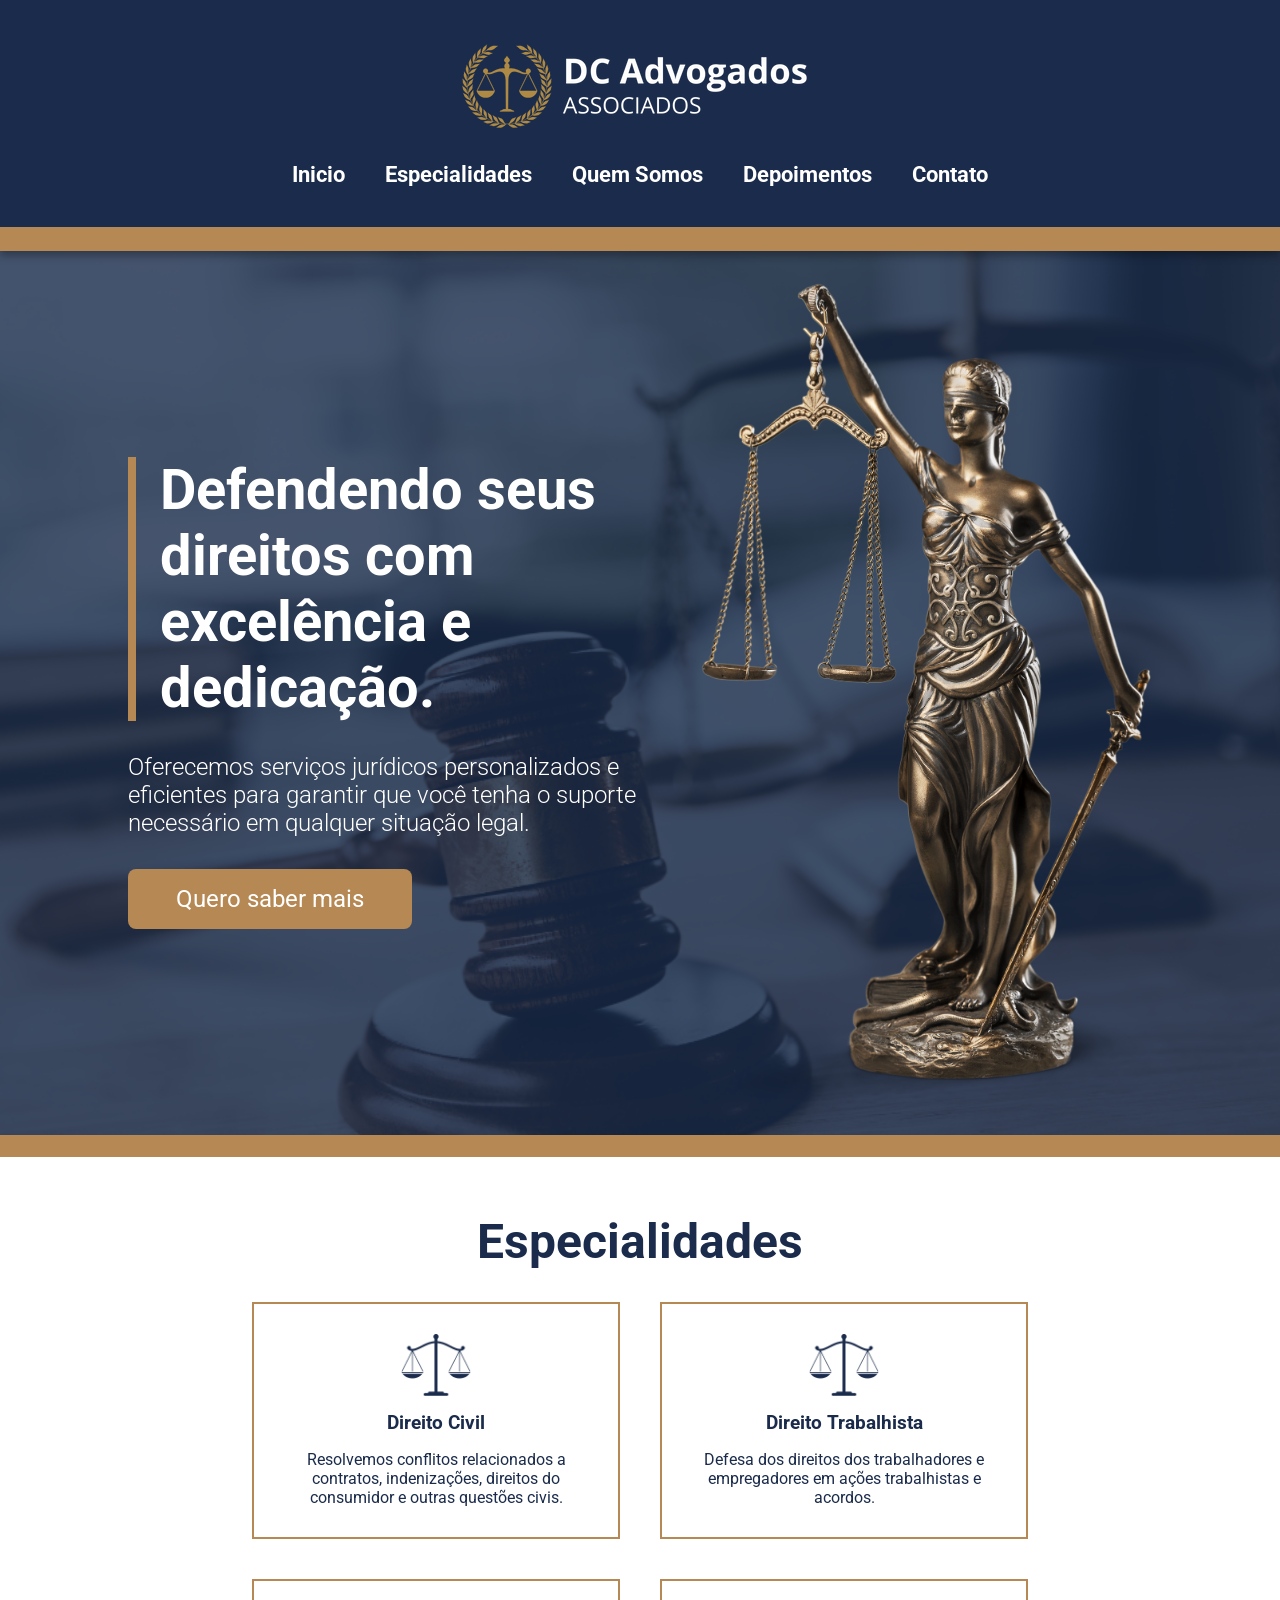
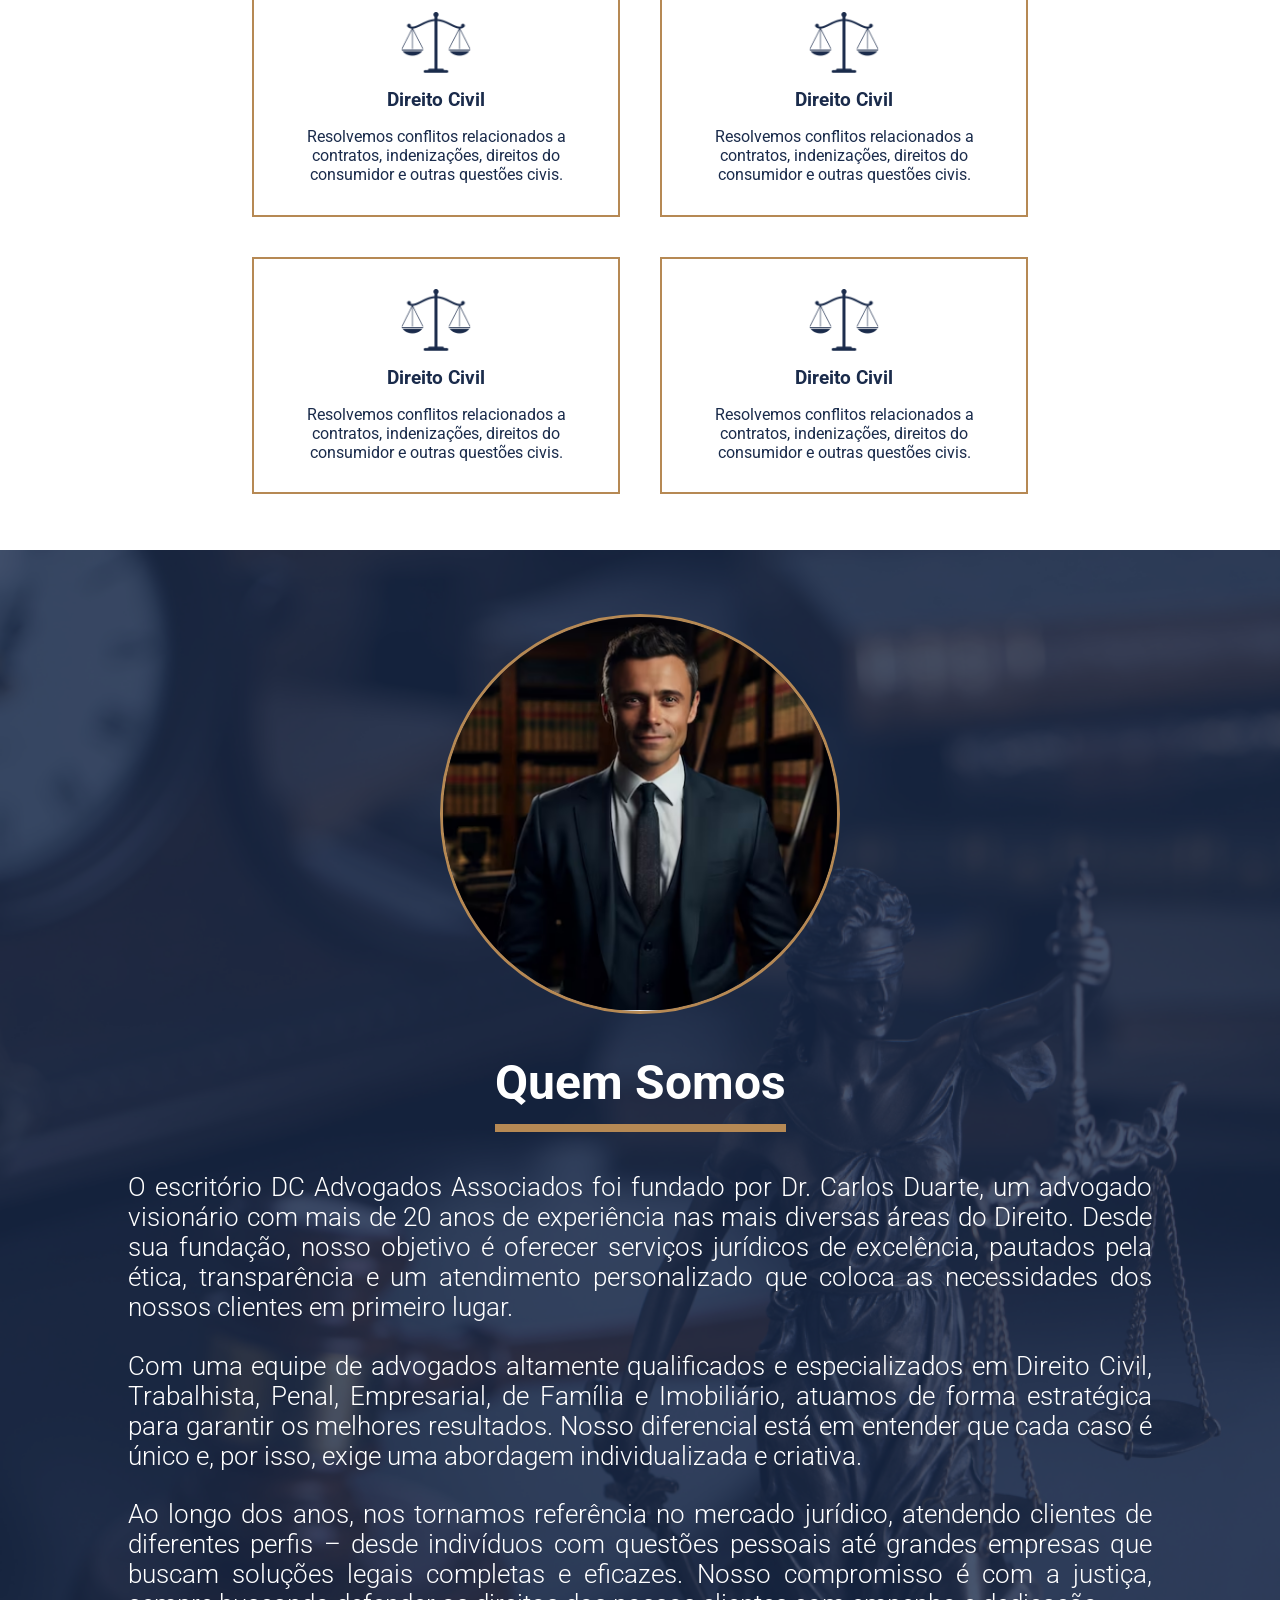
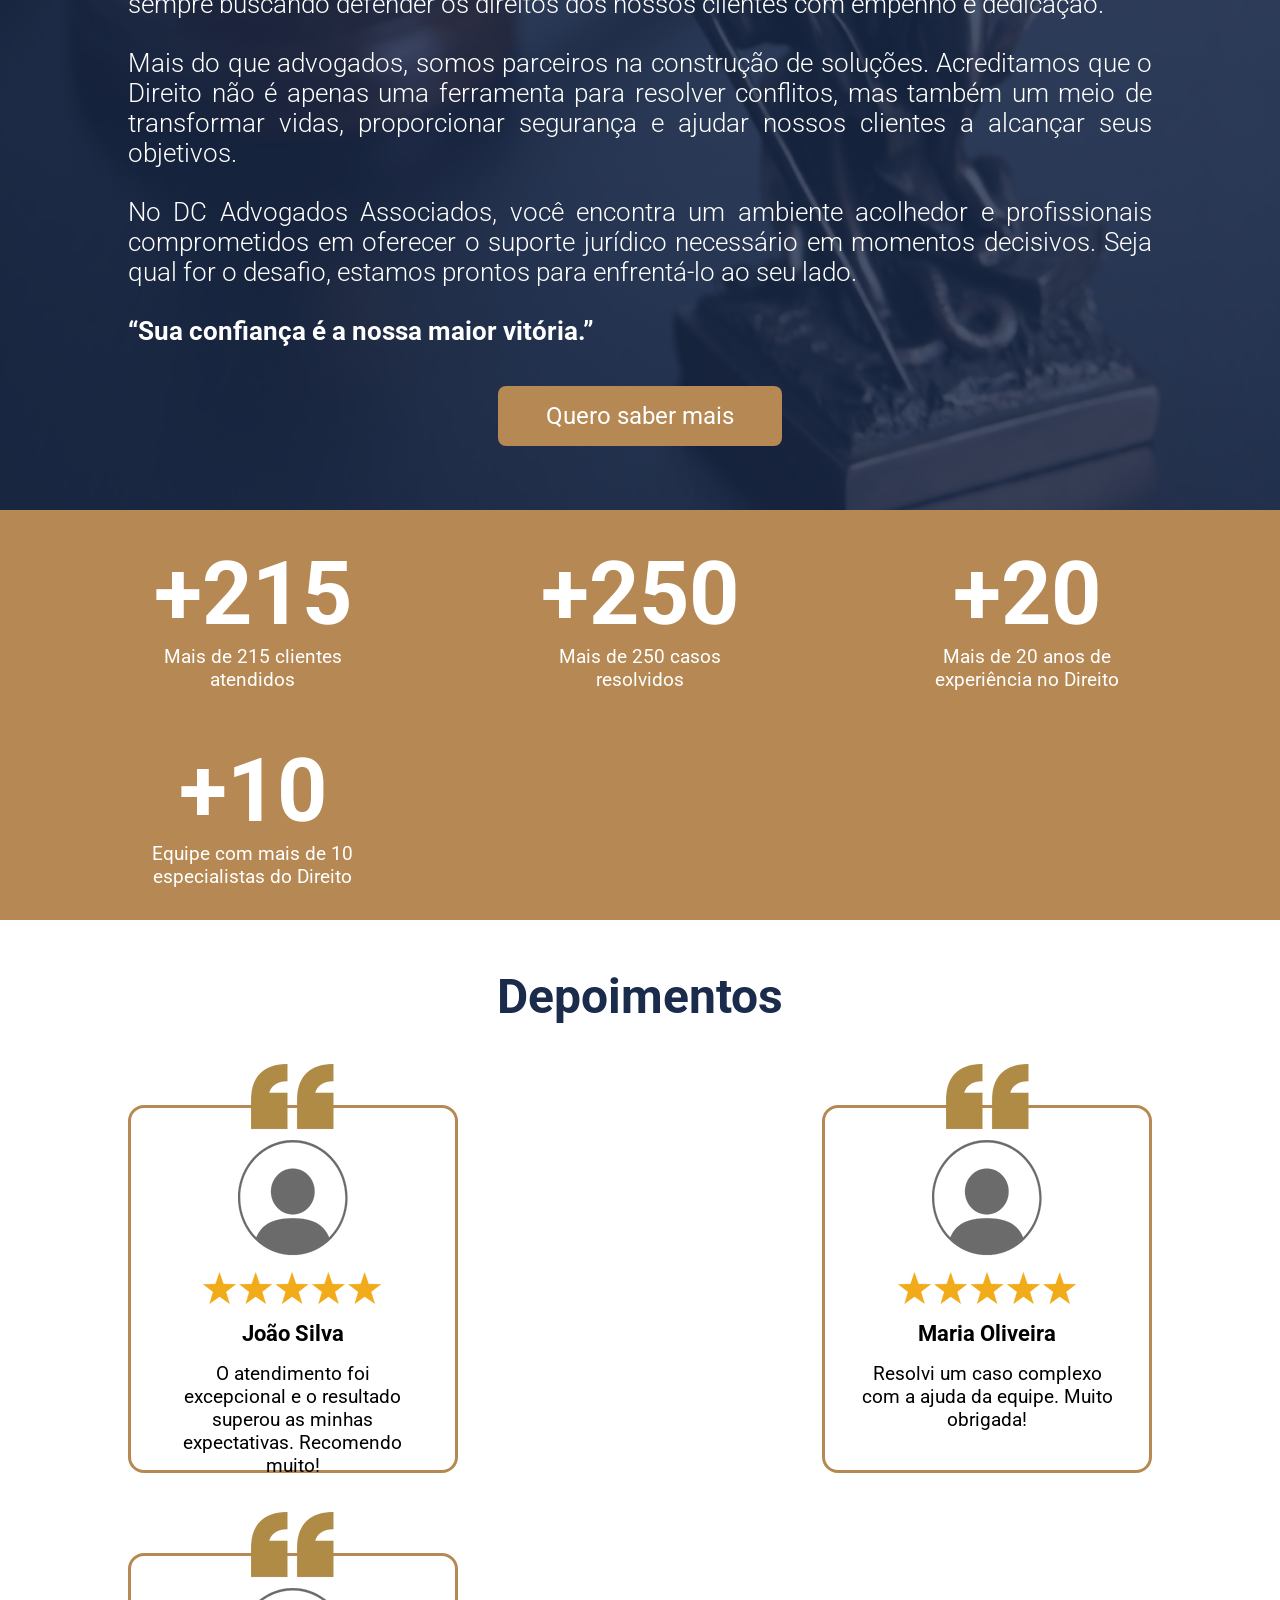
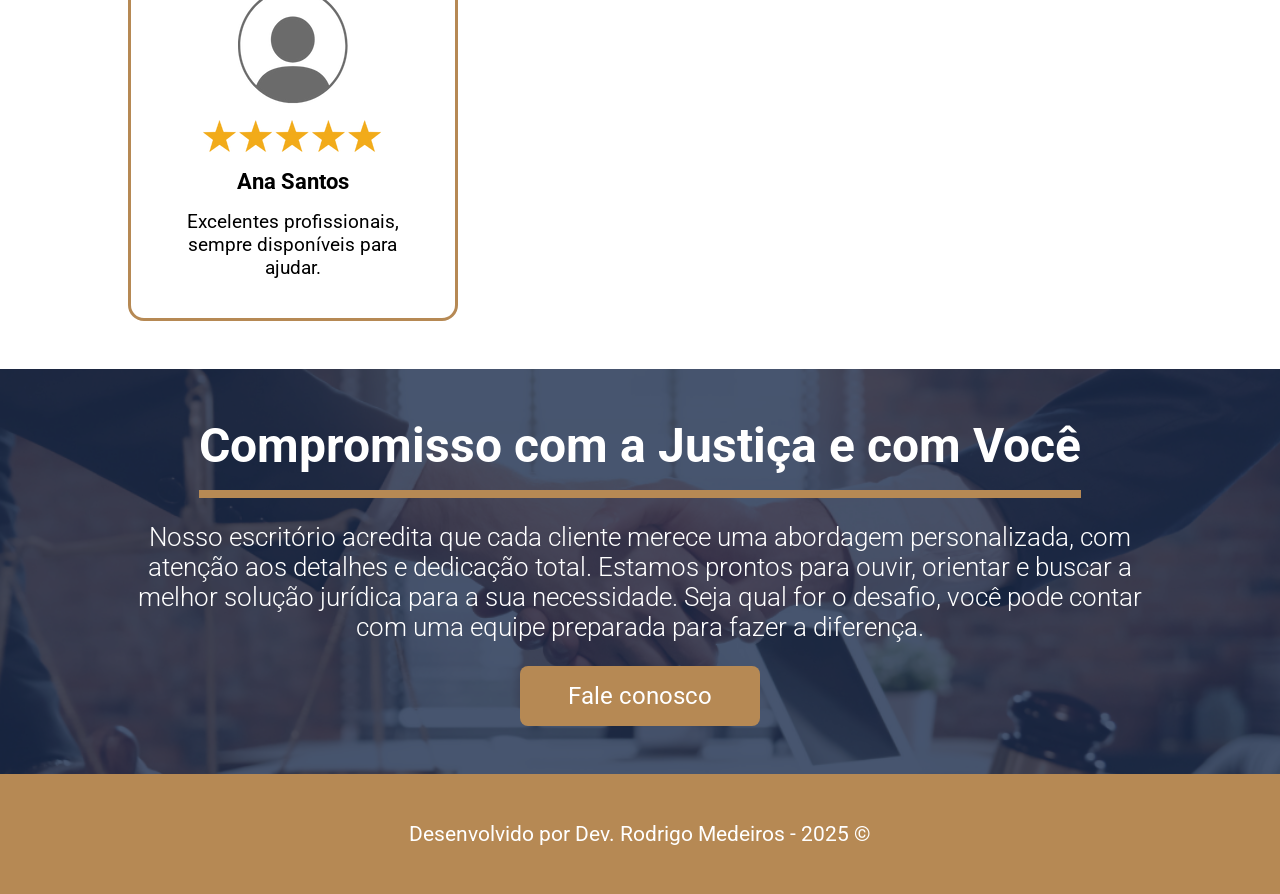
<file: index.html>
<!DOCTYPE html>
<html lang="pt-BR">
  <head>
    <meta charset="UTF-8" />
    <meta name="viewport" content="width=device-width, initial-scale=1.0" />
    <title>DC Advogados</title>
    <link
      rel="stylesheet"
      href="https://cdnjs.cloudflare.com/ajax/libs/font-awesome/6.7.2/css/all.min.css"
      integrity="sha512-Evv84Mr4kqVGRNSgIGL/F/aIDqQb7xQ2vcrdIwxfjThSH8CSR7PBEakCr51Ck+w+/U6swU2Im1vVX0SVk9ABhg=="
      crossorigin="anonymous"
      referrerpolicy="no-referrer"
    />
    <link rel="preconnect" href="https://fonts.googleapis.com" />
    <link rel="preconnect" href="https://fonts.gstatic.com" crossorigin />
    <link
      href="https://fonts.googleapis.com/css2?family=Roboto:ital,wght@0,100..900;1,100..900&display=swap"
      rel="stylesheet"
    />
    <link rel="stylesheet" href="style.css" />
  </head>
  <body>
    <!-- Cabeçalho -->
    <header class="container-header-cabecalho">
      <div class="container-div-cabecalho">
        <img src="assets/logo.png" alt="logo dc advogados" />
        <nav class="nav-cabecalho">
          <i id="menu" class="fa-solid fa-bars"></i>
          <ul>
            <li>
              <a href="#banner">Inicio</a>
            </li>
            <li>
              <a href="#especialidades">Especialidades</a>
            </li>
            <li>
              <a href="#quem-somos">Quem Somos</a>
            </li>
            <li>
              <a href="#depoimentos">Depoimentos</a>
            </li>
            <li>
              <a href="./pages/contato.html">Contato</a>
            </li>
          </ul>
        </nav>
      </div>
    </header>
    <!-- banner principal -->
    <section id="banner" class="container-section-banner">
      <div class="container-div-banner">
        <div class="container-div-texto-banner">
          <h1>Defendendo seus direitos com excelência e dedicação.</h1>
          <p>
            Oferecemos serviços jurídicos personalizados e eficientes para
            garantir que você tenha o suporte necessário em qualquer situação
            legal.
          </p>
          <a class="botao-quero-saber-mais" href="#">Quero saber mais</a>
        </div>
        <img
          id="estatua-justica"
          src="assets/justica.png"
          alt="Justiça"
          class="estatueta-justica"
        />
      </div>
    </section>
    <!-- Especialidades -->
    <section id="especialidades" class="container-section-especialidades">
      <div class="container-div-especialidades">
        <h2>Especialidades</h2>
        <div class="container-cards-especialidades">
          <div class="card-especialidades">
            <img src="assets/balanca.png" alt="balança" />
            <h3>Direito Civil</h3>
            <p>
              Resolvemos conflitos relacionados a contratos, indenizações,
              direitos do consumidor e outras questões civis.
            </p>
          </div>
          <div class="card-especialidades">
            <img src="assets/balanca.png" alt="balança" />
            <h3>Direito Trabalhista</h3>
            <p>
              Defesa dos direitos dos trabalhadores e empregadores em ações
              trabalhistas e acordos.
            </p>
          </div>
          <div class="card-especialidades">
            <img src="assets/balanca.png" alt="balança" />
            <h3>Direito Civil</h3>
            <p>
              Resolvemos conflitos relacionados a contratos, indenizações,
              direitos do consumidor e outras questões civis.
            </p>
          </div>
          <div class="card-especialidades">
            <img src="assets/balanca.png" alt="balança" />
            <h3>Direito Civil</h3>
            <p>
              Resolvemos conflitos relacionados a contratos, indenizações,
              direitos do consumidor e outras questões civis.
            </p>
          </div>
          <div class="card-especialidades">
            <img src="assets/balanca.png" alt="balança" />
            <h3>Direito Civil</h3>
            <p>
              Resolvemos conflitos relacionados a contratos, indenizações,
              direitos do consumidor e outras questões civis.
            </p>
          </div>
          <div class="card-especialidades">
            <img src="assets/balanca.png" alt="balança" />
            <h3>Direito Civil</h3>
            <p>
              Resolvemos conflitos relacionados a contratos, indenizações,
              direitos do consumidor e outras questões civis.
            </p>
          </div>
        </div>
      </div>
    </section>

    <!-- Quem somos -->
    <section id="quem-somos" class="container-section-quem-somos">
      <div class="container-div-quem-somos">
        <img id="advogado" src="/assets/advogado.png" alt="foto advogado" />
        <h2>Quem Somos</h2>
        <div class="container-div-paragrafos">
          <p>
            O escritório DC Advogados Associados foi fundado por Dr. Carlos
            Duarte, um advogado visionário com mais de 20 anos de experiência
            nas mais diversas áreas do Direito. Desde sua fundação, nosso
            objetivo é oferecer serviços jurídicos de excelência, pautados pela
            ética, transparência e um atendimento personalizado que coloca as
            necessidades dos nossos clientes em primeiro lugar.
          </p>
          <p>
            Com uma equipe de advogados altamente qualificados e especializados
            em Direito Civil, Trabalhista, Penal, Empresarial, de Família e
            Imobiliário, atuamos de forma estratégica para garantir os melhores
            resultados. Nosso diferencial está em entender que cada caso é único
            e, por isso, exige uma abordagem individualizada e criativa.
          </p>
          <p>
            Ao longo dos anos, nos tornamos referência no mercado jurídico,
            atendendo clientes de diferentes perfis – desde indivíduos com
            questões pessoais até grandes empresas que buscam soluções legais
            completas e eficazes. Nosso compromisso é com a justiça, sempre
            buscando defender os direitos dos nossos clientes com empenho e
            dedicação.
          </p>
          <p>
            Mais do que advogados, somos parceiros na construção de soluções.
            Acreditamos que o Direito não é apenas uma ferramenta para resolver
            conflitos, mas também um meio de transformar vidas, proporcionar
            segurança e ajudar nossos clientes a alcançar seus objetivos.
          </p>
          <p>
            No DC Advogados Associados, você encontra um ambiente acolhedor e
            profissionais comprometidos em oferecer o suporte jurídico
            necessário em momentos decisivos. Seja qual for o desafio, estamos
            prontos para enfrentá-lo ao seu lado.
          </p>
          <p id="ultimo-paragrafo">“Sua confiança é a nossa maior vitória.”</p>
        </div>
        <a href="#" class="botao-quero-saber-mais">Quero saber mais</a>
      </div>
    </section>

    <!-- números -->
    <section class="container-section-numeros">
      <div class="container-div-numeros">
        <div class="card-numeros">
          <h3>+215</h3>
          <p>Mais de 215 clientes atendidos</p>
        </div>

        <div class="card-numeros">
          <h3>+250</h3>
          <p>Mais de 250 casos resolvidos</p>
        </div>

        <div class="card-numeros">
          <h3>+20</h3>
          <p>Mais de 20 anos de experiência no Direito</p>
        </div>

        <div class="card-numeros">
          <h3>+10</h3>
          <p>Equipe com mais de 10 especialistas do Direito</p>
        </div>
      </div>
    </section>

    <!-- depoimentos -->
    <section id="depoimentos" class="container-section-depoimentos">
      <div class="container-div-depoimentos">
        <h2>Depoimentos</h2>
        <div class="container-cards-depoimentos">
          <div class="card-depoimentos">
            <img class="aspas" src="./assets/aspas.png" alt="aspas" />
            <img src="./assets/usuario.png" alt="usuario" />
            <img src="./assets/estrelas.png" alt="estrelas" />
            <h3>João Silva</h3>
            <p>
              O atendimento foi excepcional e o resultado superou as minhas
              expectativas. Recomendo muito!
            </p>
          </div>

          <div class="card-depoimentos">
            <img class="aspas" src="./assets/aspas.png" alt="aspas" />
            <img src="./assets/usuario.png" alt="usuario" />
            <img src="./assets/estrelas.png" alt="estrelas" />
            <h3>Maria Oliveira</h3>
            <p>
              Resolvi um caso complexo com a ajuda da equipe. Muito obrigada!
            </p>
          </div>

          <div class="card-depoimentos">
            <img class="aspas" src="./assets/aspas.png" alt="aspas" />
            <img src="./assets/usuario.png" alt="usuario" />
            <img src="./assets/estrelas.png" alt="estrelas" />
            <h3>Ana Santos</h3>
            <p>Excelentes profissionais, sempre disponíveis para ajudar.</p>
          </div>
        </div>
      </div>
    </section>

    <!-- Compromisso -->

    <section class="container-section-compromisso">
      <div class="container-div-compromisso">
        <h2>Compromisso com a Justiça e com Você</h2>
        <p>
          Nosso escritório acredita que cada cliente merece uma abordagem
          personalizada, com atenção aos detalhes e dedicação total. Estamos
          prontos para ouvir, orientar e buscar a melhor solução jurídica para a
          sua necessidade. Seja qual for o desafio, você pode contar com uma
          equipe preparada para fazer a diferença.
        </p>
        <a class="botao-quero-saber-mais" href="#">Fale conosco</a>
      </div>
    </section>

    <!-- Rodapé -->

    <footer>Desenvolvido por Dev. Rodrigo Medeiros - 2025 &copy;</footer>
  </body>
</html>
</file>
<file: style.css>
* {
  margin: 0;
  padding: 0;
  box-sizing: border-box;
}

body {
  font-family: "Roboto", sans-serif;
}

html {
  scroll-behavior: smooth;
}

/* Cabeçalho */

.container-header-cabecalho {
  background-color: #1a2b4b;
  border-bottom: 1.5rem solid #b68954;
  display: flex;
  justify-content: center;
  padding: 2.5rem 0;
  position: sticky;
  width: 100%;
  z-index: 99;
  top: 0;
  right: 0;
  left: 0;
  box-shadow: 0 5px 8px rgba(0, 0, 0, 0.3);
}

.container-div-cabecalho {
  width: 80%;
  display: flex;
  flex-direction: row;
  justify-content: space-between;
  align-items: center;
}

#menu {
  color: white;
  font-size: 2.5rem;
  display: none;
}

.nav-cabecalho ul {
  display: flex;
  flex-direction: row;
  gap: 2.5rem;
  list-style: none;
}

.nav-cabecalho a {
  color: white;
  text-decoration: none;
  font-size: 1.4rem;
  font-weight: bold;
}

.nav-cabecalho a:hover {
  color: #b68954;
  border-top: 0.4rem solid #b68954;
  border-bottom: 0.4rem solid #b68954;
  padding: 0.7rem 0;
  transition: 0.4s ease;
}

/* banner principal */

.container-section-banner {
  background-image: url("./assets/banner1.png");
  background-size: cover;
  display: flex;
  justify-content: center;
  padding: 2rem 0;
  border-bottom: 1.4rem solid #b68954;
  position: relative;
  scroll-margin-top: 14rem;
}

.container-section-banner::before {
  content: "";
  width: 100%;
  height: 100%;
  background-color: #1a2b4b;
  position: absolute;
  top: 0;
  left: 0;
  right: 0;
  bottom: 0;
  opacity: 0.8;
}

.container-div-banner {
  width: 80%;
  display: flex;
  flex-direction: row;
  align-items: center;
  justify-content: space-between;
  z-index: 2;
}

.container-div-texto-banner {
  width: 50%;
  display: flex;
  flex-direction: column;
  gap: 2rem;
}

.container-div-texto-banner h1 {
  color: white;
  font-size: 3.5rem;
  font-weight: 700;
  border-left: 0.5rem solid #b68954;
  padding-left: 1.5rem;
}

.container-div-texto-banner p {
  color: white;
  font-size: 1.5rem;
  font-weight: 300;
}

.container-div-texto-banner img {
  width: 26.25rem;
}

.botao-quero-saber-mais {
  color: white;
  text-decoration: none;
  background-color: #b68954;
  font-size: 1.5rem;
  width: fit-content;
  padding: 1rem 3rem;
  border-radius: 0.5rem;
  transition: 0.4s ease;
}

.botao-quero-saber-mais:hover {
  background-color: #c7af94;
}

/* Especialidades */

.container-section-especialidades {
  display: flex;
  justify-content: center;
  padding: 3.5rem 0;
  scroll-margin-top: 10rem;
}

.container-div-especialidades {
  width: 80%;
  text-align: center;
  color: #1a2b4b;
}

.container-div-especialidades h2 {
  font-size: 3rem;
  margin-bottom: 2rem;
}

.container-cards-especialidades {
  display: flex;
  flex-direction: row;
  flex-wrap: wrap;
  gap: 2.5rem;
  justify-content: space-between;
}

.card-especialidades img {
  width: 4.38rem;
}

.card-especialidades {
  border: 0.15rem solid #b68954;
  width: 23rem;
  display: flex;
  align-items: center;
  justify-content: center;
  flex-direction: column;
  gap: 1rem;
  text-align: center;
  padding: 1.9rem 1.25rem;
}

/* quem somos */

.container-section-quem-somos {
  background-image: url("./assets/banner-sobre-mim.png");
  background-size: cover;
  display: flex;
  justify-content: center;
  padding: 4rem 0;
  position: relative;
  scroll-margin-top: 10rem;
}

.container-section-quem-somos::before {
  content: "";
  width: 100%;
  height: 100%;
  background-color: #1a2b4b;
  position: absolute;
  top: 0;
  left: 0;
  right: 0;
  bottom: 0;
  opacity: 0.8;
}

.container-div-quem-somos {
  width: 80%;
  display: flex;
  flex-direction: column;
  justify-content: center;
  align-items: center;
  gap: 2.5rem;
  z-index: 2;
}

.container-div-quem-somos img {
  border-radius: 100%;
  width: 25rem;
  height: 25rem;
  object-fit: cover;
  border: 0.2rem solid #b68954;
}

.container-div-quem-somos h2 {
  color: white;
  font-size: 3rem;
  border-bottom: 0.5rem solid #b68954;
  padding-bottom: 0.8rem;
}

.container-div-paragrafos {
  display: flex;
  flex-direction: column;
  gap: 1.8rem;
}

.container-div-paragrafos p {
  color: white;
  font-size: 1.6rem;
  text-align: justify;
  font-weight: 300;
}

#ultimo-paragrafo {
  font-weight: bold;
}

/* numeros */

.container-section-numeros {
  background-color: #b68954;
  display: flex;
  justify-content: center;
  padding: 2rem 0;
}

.container-div-numeros {
  width: 80%;
  display: flex;
  flex-direction: row;
  justify-content: space-between;
  flex-wrap: wrap;
  gap: 3rem;
}

.card-numeros {
  width: 15.62rem;
  text-align: center;
  color: white;
}

.card-numeros h3 {
  font-size: 5.5rem;
}

.card-numeros p {
  font-size: 1.2rem;
}

/* Depoimentos */

.container-section-depoimentos {
  display: flex;
  justify-content: center;
  padding: 3rem 0;
  scroll-margin-top: 10rem;
}

.container-div-depoimentos {
  width: 80%;
}

.container-div-depoimentos h2 {
  font-size: 3rem;
  color: #1a2b4b;
  text-align: center;
  margin-bottom: 5rem;
}

.container-cards-depoimentos {
  display: flex;
  flex-direction: row;
  flex-wrap: wrap;
  justify-content: space-between;
  gap: 5rem;
}

.card-depoimentos {
  border: 0.2rem solid #b68954;
  width: 20.62rem;
  height: 23rem;
  border-radius: 1rem;
  display: flex;
  flex-direction: column;
  gap: 1rem;
  align-items: center;
  text-align: center;
  padding: 2rem;
  position: relative;
}

.card-depoimentos h3 {
  font-size: 1.4rem;
}

.card-depoimentos p {
  font-size: 1.2rem;
}

.aspas {
  position: absolute;
  bottom: 340px;
}

/* Compromisso */

.container-section-compromisso {
  background-image: url("./assets/banner-aperto-maos.png");
  background-size: cover;
  display: flex;
  justify-content: center;
  padding: 3rem 0;
  position: relative;
}

.container-section-compromisso::before {
  content: "";
  width: 100%;
  height: 100%;
  background-color: #1a2b4b;
  position: absolute;
  top: 0;
  left: 0;
  right: 0;
  bottom: 0;
  opacity: 0.8;
}

.container-div-compromisso {
  width: 80%;
  display: flex;
  flex-direction: column;
  justify-content: center;
  align-items: center;
  text-align: center;
  gap: 1.5rem;
  z-index: 2;
}

.container-div-compromisso h2 {
  color: white;
  font-size: 3rem;
  border-bottom: 0.5rem solid #b68954;
  padding-bottom: 1rem;
}

.container-div-compromisso p {
  font-size: 1.6rem;
  color: white;
  font-weight: 300;
}

/* rodapé */

footer {
  background-color: #b68954;
  text-align: center;
  font-size: 1.3rem;
  color: white;
  padding: 3rem 0;
}

@media (max-width: 1480px) {
  .container-cards-especialidades {
    justify-content: center;
  }

  .container-div-cabecalho {
    flex-direction: column;
    gap: 2rem;
  }
}

@media (max-width: 1200px) {
  #estatua-justica {
    width: 18rem;
    display: none;
  }

  .container-div-texto-banner {
    width: 100%;
  }
}

@media (max-width: 900px) {
  .container-div-cabecalho nav ul {
    display: none;
  }

  #menu {
    display: block;
  }

  .container-div-cabecalho {
    flex-direction: row;
  }
}
</file>
